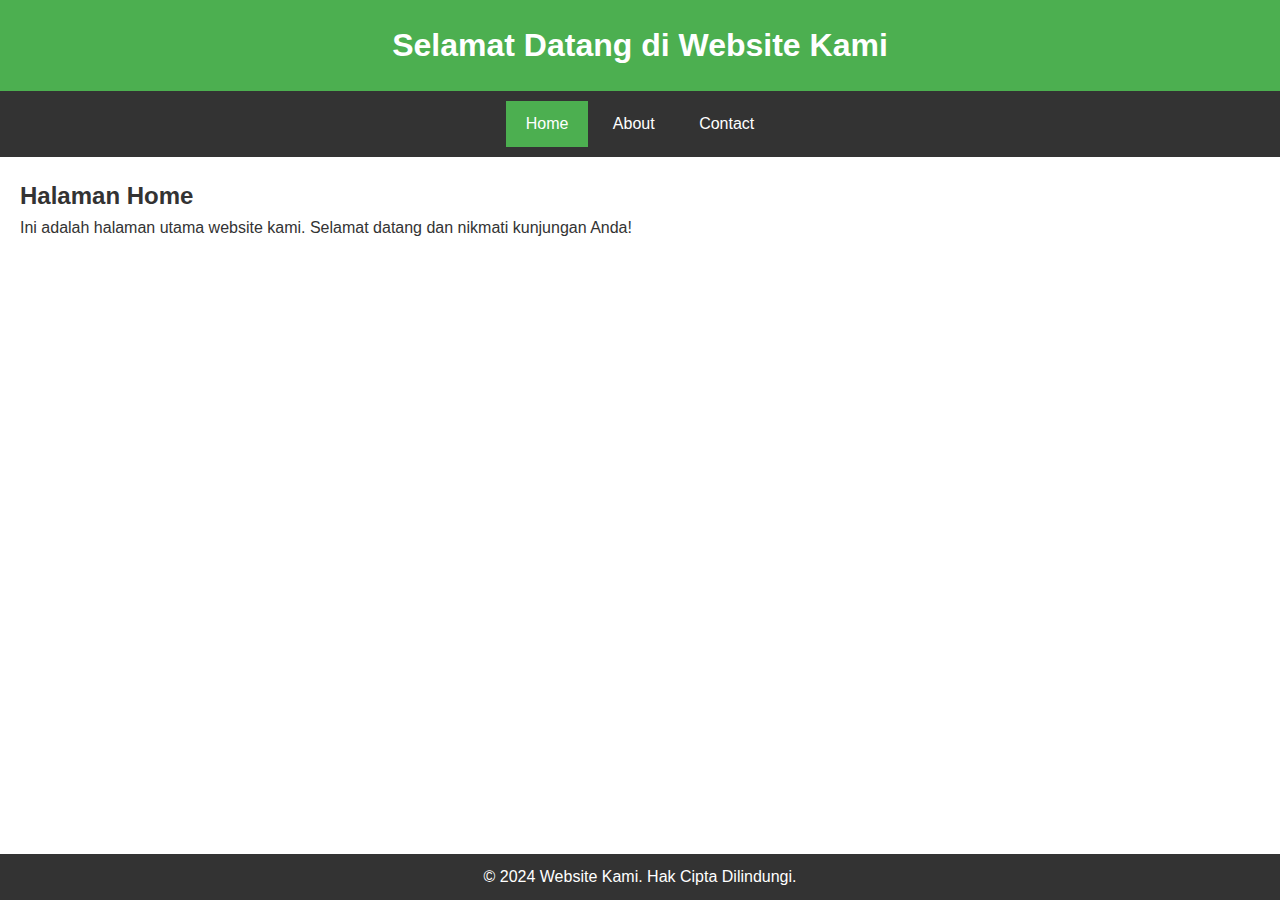
<file: Tugas #4/index.html>
<!DOCTYPE html>
<html lang="id">
<head>
    <meta charset="UTF-8">
    <meta name="viewport" content="width=device-width, initial-scale=1.0">
    <title>Home - Website Kami</title>
    <link rel="stylesheet" href="styles.css">
</head>
<body>

    <header>
        <h1>Selamat Datang di Website Kami</h1>
    </header>

    <nav>
        <a href="index.html" class="active">Home</a>
        <a href="about.html">About</a>
        <a href="contact.html">Contact</a>
    </nav>

    <main>
        <section>
            <h2>Halaman Home</h2>
            <p>Ini adalah halaman utama website kami. Selamat datang dan nikmati kunjungan Anda!</p>
        </section>
    </main>

    <footer>
        <p>&copy; 2024 Website Kami. Hak Cipta Dilindungi.</p>
    </footer>

</body>
</html>
</file>
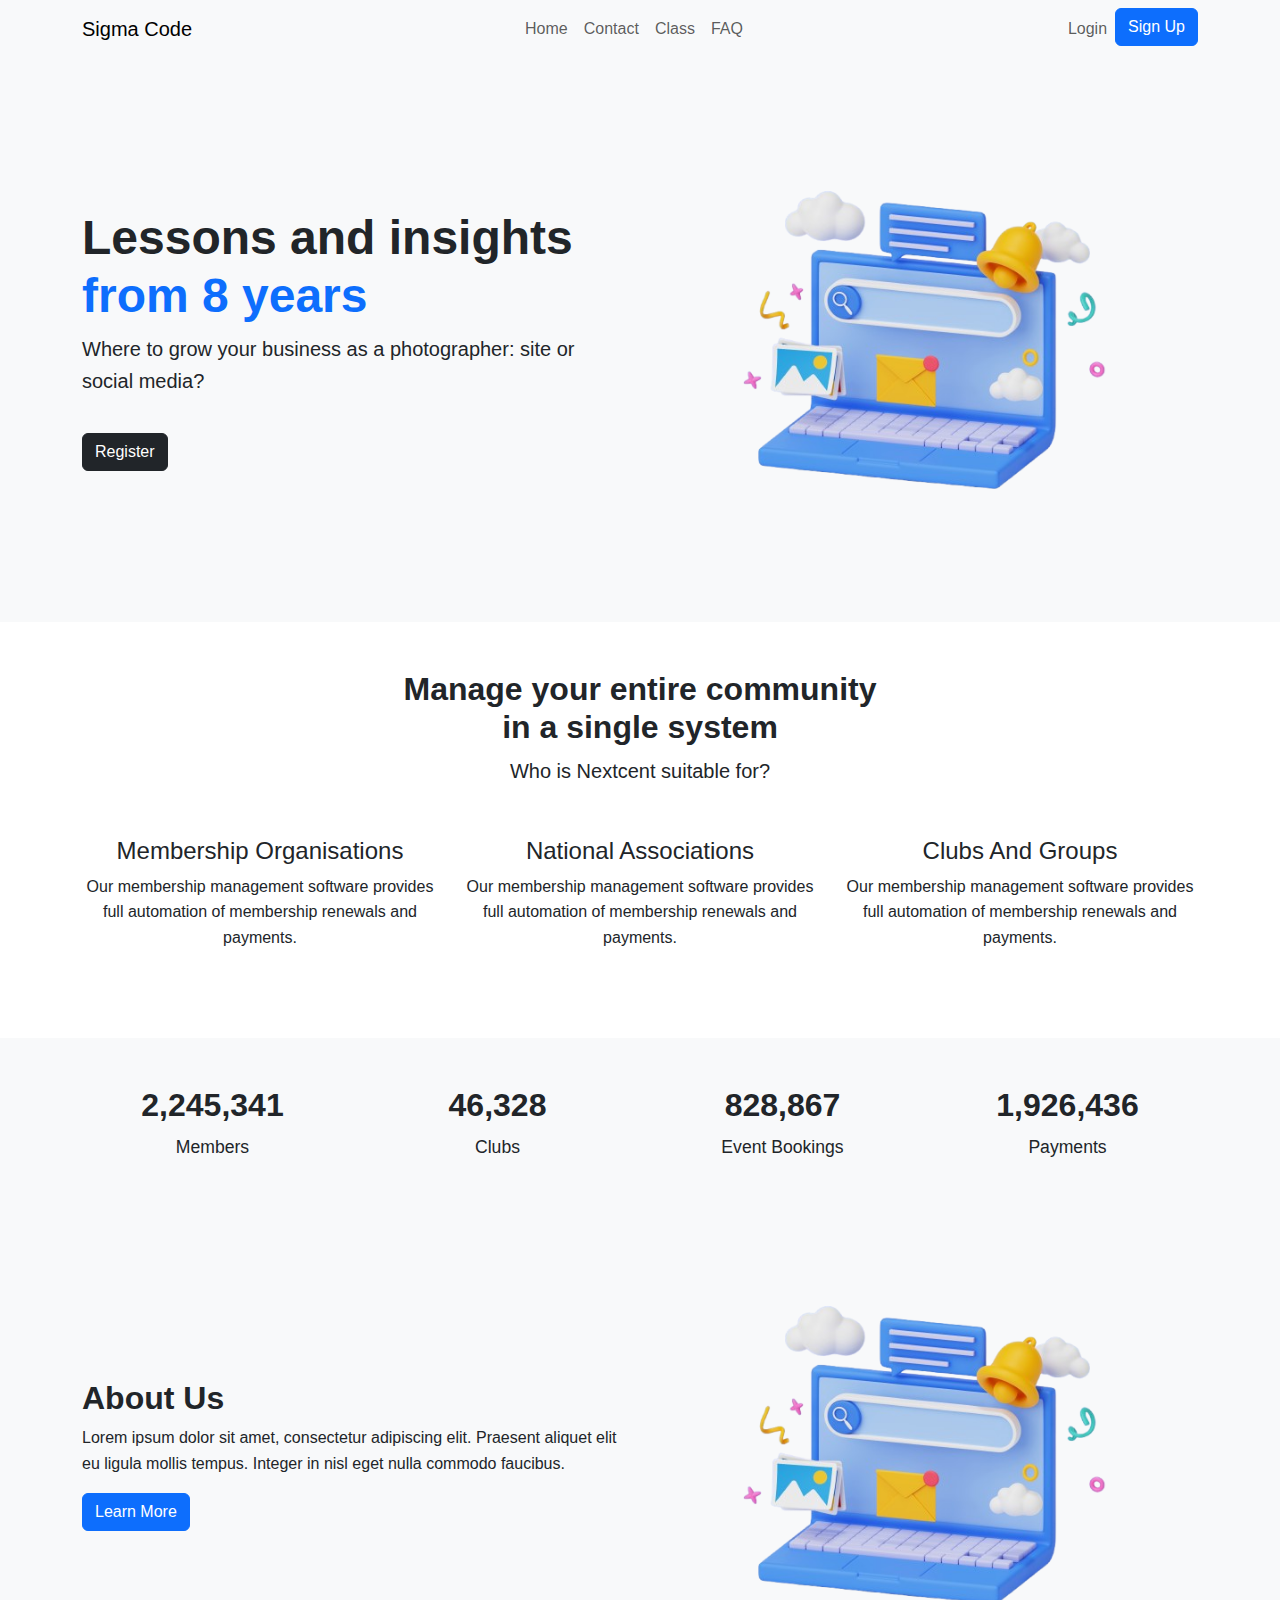
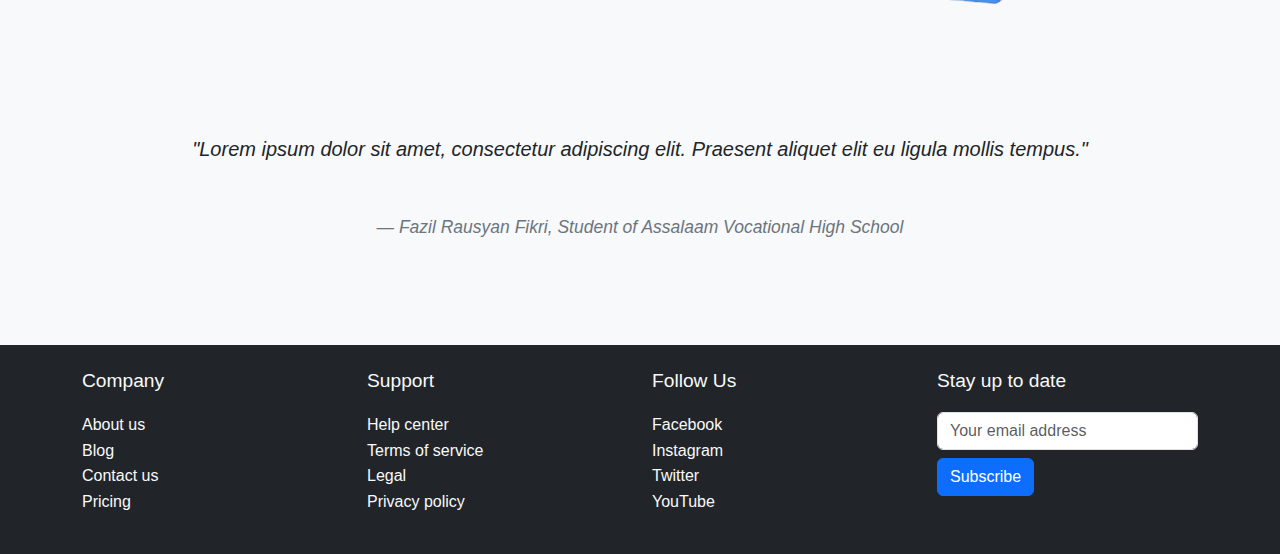
<file: Tugas #5/index.html>
<!DOCTYPE html>
<html lang="en">
<head>
    <meta charset="UTF-8">
    <meta name="viewport" content="width=device-width, initial-scale=1.0">
    <meta http-equiv="X-UA-Compatible" content="IE=edge">
    <title>Sigma Code</title>
    <link href="https://cdn.jsdelivr.net/npm/bootstrap@5.3.0-alpha1/dist/css/bootstrap.min.css" rel="stylesheet">
    <link rel="stylesheet" href="styles.css">
</head>
<body>

    <!-- Navbar -->
    <nav class="navbar navbar-expand-lg navbar-light bg-light">
        <div class="container">
            <a class="navbar-brand " href="#">Sigma Code</a>
            <button class="navbar-toggler" type="button" data-bs-toggle="collapse" data-bs-target="#navbarNav" aria-controls="navbarNav" aria-expanded="false" aria-label="Toggle navigation">
                <span class="navbar-toggler-icon"></span>
            </button>
            <div class="collapse navbar-collapse" id="navbarNav">
                <ul class="navbar-nav ms-auto">
                    <li class="nav-item"><a class="nav-link" href="#">Home</a></li>
                    <li class="nav-item"><a class="nav-link" href="#">Contact</a></li>
                    <li class="nav-item"><a class="nav-link" href="#">Class</a></li>
                    <li class="nav-item"><a class="nav-link" href="#">FAQ</a></li>
                </ul>
                <ul class="navbar-nav ms-auto">
                    <li class="nav-item"><a class="nav-link" href="#">Login</a></li>
                    <li class="nav-item"><a class="btn btn-primary" href="#">Sign Up</a></li>
                </ul>
            </div>
        </div>
    </nav>

    <!-- Hero Section -->
    <section class="hero text-center">
        <div class="container">
            <div class="row align-items-center">
                <div class="col-md-6 text-start">
                    <h1 class="display-4 fw-bold">Lessons and insights <br><span class="highlight">from  8 years</span></h1>
                    <p class="lead">Where to grow your business as a photographer: site or social media?</p>
                    <a href="#" class="btn btn-dark">Register</a>
                </div>
                <div class="col-md-6">
                    <img src="3d-model.png" alt="Hero Image" class="img-fluid">
                </div>
            </div>
        </div>
    </section>

    <!-- Features Section -->
    <section class="features py-5 text-center">
        <div class="container">
            <h2 class="fw-bold">Manage your entire community <br> in a single system</h2>
            <p class="lead mb-5">Who is Nextcent suitable for?</p>
            <div class="row">
                <div class="col-md-4">
                    <div class="feature-box">
                        <h4>Membership Organisations</h4>
                        <p>Our membership management software provides full automation of membership renewals and payments.</p>
                    </div>
                </div>
                <div class="col-md-4">
                    <div class="feature-box">
                        <h4>National Associations</h4>
                        <p>Our membership management software provides full automation of membership renewals and payments.</p>
                    </div>
                </div>
                <div class="col-md-4">
                    <div class="feature-box">
                        <h4>Clubs And Groups</h4>
                        <p>Our membership management software provides full automation of membership renewals and payments.</p>
                    </div>
                </div>
            </div>
        </div>
    </section>

    <!-- Stats Section -->
    <section class="stats bg-light py-5">
        <div class="container text-center"> 
            <div class="row">
                <div class="col-md-3">
                    <h3 class="fw-bold">2,245,341</h3>
                    <p>Members</p>
                </div>
                <div class="col-md-3">
                    <h3 class="fw-bold">46,328</h3>
                    <p>Clubs</p>
                </div>
                <div class="col-md-3">
                    <h3 class="fw-bold">828,867</h3>
                    <p>Event Bookings</p>
                </div>
                <div class="col-md-3">
                    <h3 class="fw-bold">1,926,436</h3>
                    <p>Payments</p>
                </div>
            </div>
        </div>
    </section>

    <!-- About Us Section -->
    <section class="about-us py-5">
        <div class="container">
            <div class="row align-items-center">
                <div class="col-md-6">
                    <h2>About Us</h2>
                    <p>Lorem ipsum dolor sit amet, consectetur adipiscing elit. Praesent aliquet elit eu ligula mollis tempus. Integer in nisl eget nulla commodo faucibus.</p>
                    <a href="#" class="btn btn-primary">Learn More</a>
                </div>
                <div class="col-md-6 text-center">
                    <img src="3d-model.png" alt="About Us Image" class="img-fluid">
                </div>
            </div>
        </div>
    </section>

    <!-- Testimonial Section -->
    <section class="testimonial bg-light py-5 text-center">
        <div class="container">
            <blockquote class="blockquote">
                <p class="mb-4">"Lorem ipsum dolor sit amet, consectetur adipiscing elit. Praesent aliquet elit eu ligula mollis tempus."</p>
                <footer class="blockquote-footer">Fazil Rausyan Fikri, Student of Assalaam Vocational High School</footer>
            </blockquote>
        </div>
    </section>

    <!-- Footer -->
    <footer class="py-4 bg-dark text-light">
        <div class="container">
            <div class="row">
                <div class="col-md-3">
                    <h5>Company</h5>
                    <ul class="list-unstyled">
                        <li><a href="#" class="text-light">About us</a></li>
                        <li><a href="#" class="text-light">Blog</a></li>
                        <li><a href="#" class="text-light">Contact us</a></li>
                        <li><a href="#" class="text-light">Pricing</a></li>
                    </ul>
                </div>
                <div class="col-md-3">
                    <h5>Support</h5>
                    <ul class="list-unstyled">
                        <li><a href="#" class="text-light">Help center</a></li>
                        <li><a href="#" class="text-light">Terms of service</a></li>
                        <li><a href="#" class="text-light">Legal</a></li>
                        <li><a href="#" class="text-light">Privacy policy</a></li>
                    </ul>
                </div>
                <div class="col-md-3">
                    <h5>Follow Us</h5>
                    <ul class="list-unstyled">
                        <li><a href="#" class="text-light">Facebook</a></li>
                        <li><a href="#" class="text-light">Instagram</a></li>
                        <li><a href="#" class="text-light">Twitter</a></li>
                        <li><a href="#" class="text-light">YouTube</a></li>
                    </ul>
                </div>
                <div class="col-md-3">
                    <h5>Stay up to date</h5>
                    <input type="email" class="form-control mb-2" placeholder="Your email address">
                    <button class="btn btn-primary">Subscribe</button>
                </div>
            </div>
        </div>
    </footer>

    <script src="https://cdn.jsdelivr.net/npm/bootstrap@5.3.0-alpha1/dist/js/bootstrap.bundle.min.js"></script>
</body>
</html>
</file>
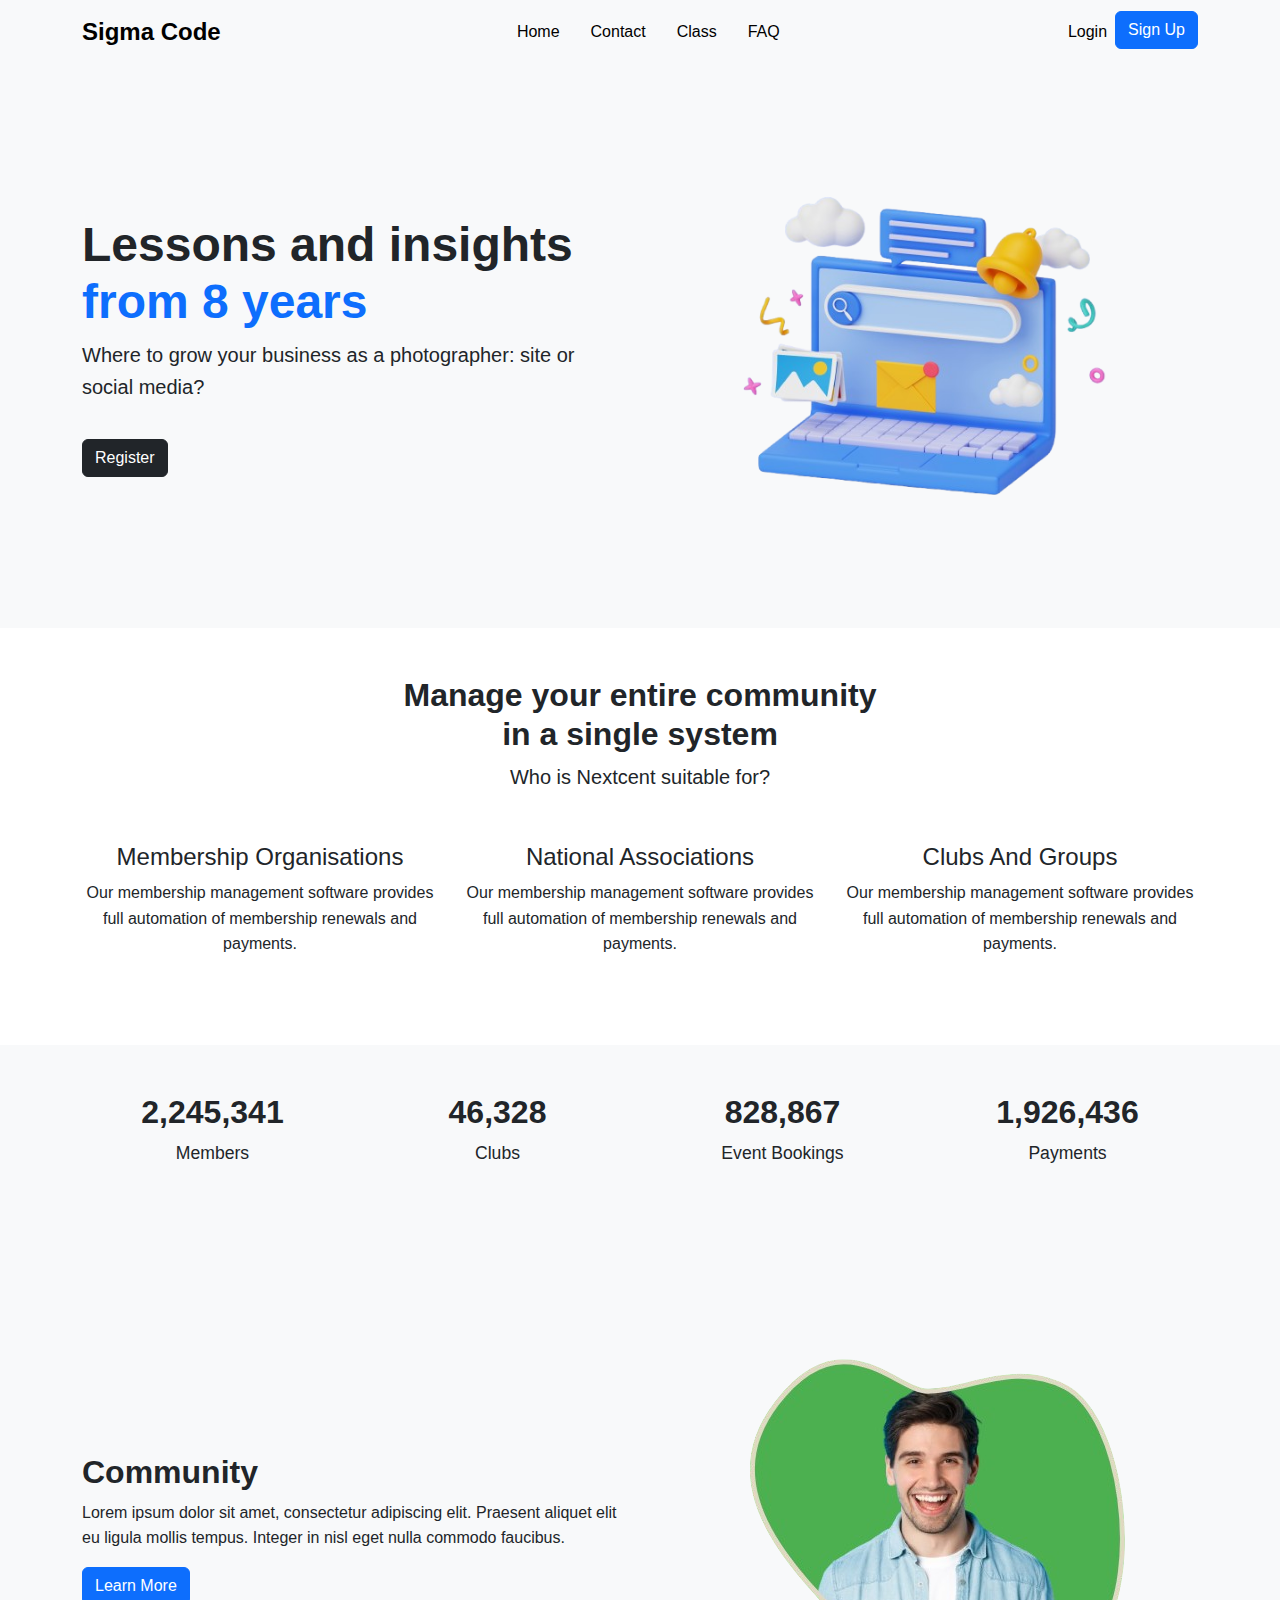
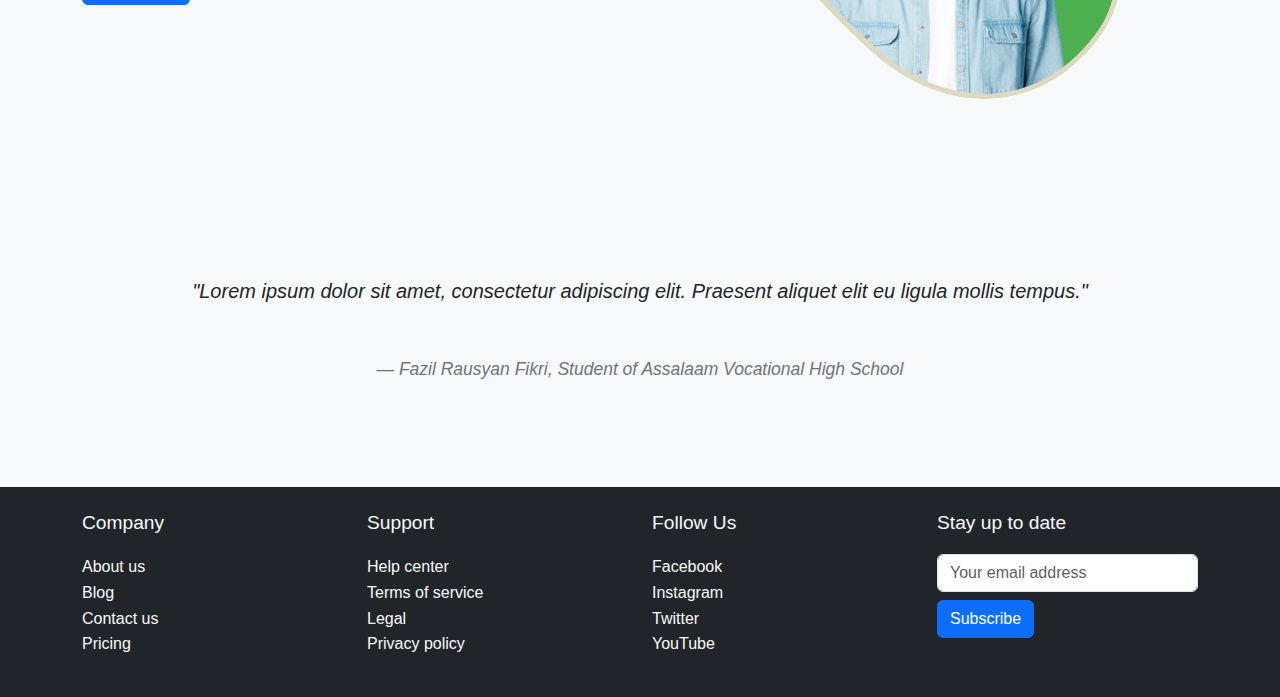
<file: Tugas #7/index.html>
<!DOCTYPE html>
<html lang="en">
<head>
    <meta charset="UTF-8">
    <meta name="viewport" content="width=device-width, initial-scale=1.0">
    <meta http-equiv="X-UA-Compatible" content="IE=edge">
    <title>Sigma Code</title>
    <link href="https://cdn.jsdelivr.net/npm/bootstrap@5.3.0-alpha1/dist/css/bootstrap.min.css" rel="stylesheet">
    <link rel="stylesheet" href="styles.css">
</head>
<body>

    <!-- Navbar -->
    <nav class="navbar navbar-expand-lg navbar-light bg-light">
        <div class="container">
            <a class="navbar-brand " href="#">Sigma Code</a>
            <button class="navbar-toggler" type="button" data-bs-toggle="collapse" data-bs-target="#navbarNav" aria-controls="navbarNav" aria-expanded="false" aria-label="Toggle navigation">
                <span class="navbar-toggler-icon"></span>
            </button>
            <div class="collapse navbar-collapse" id="navbarNav">
                <ul class="navbar-nav ms-auto">
                    <li class="nav-item"><a class="nav-link" href="#">Home</a></li>
                    <li class="nav-item"><a class="nav-link" href="contact.php">Contact</a></li>
                    <li class="nav-item"><a class="nav-link" href="#">Class</a></li>
                    <li class="nav-item"><a class="nav-link" href="#">FAQ</a></li>
                </ul>
                <ul class="navbar-nav ms-auto">
                    <li class="nav-item"><a class="nav-link" href="#">Login</a></li>
                    <li class="nav-item"><a class="btn btn-primary" href="#">Sign Up</a></li>
                </ul>
            </div>
        </div>
    </nav>

    <!-- Hero Section -->
    <section class="hero text-center">
        <div class="container">
            <div class="row align-items-center">
                <div class="col-md-6 text-start">
                    <h1 class="display-4 fw-bold">Lessons and insights <br><span class="highlight">from  8 years</span></h1>
                    <p class="lead">Where to grow your business as a photographer: site or social media?</p>
                    <a href="#" class="btn btn-dark">Register</a>
                </div>
                <div class="col-md-6">
                    <img src="3d-model.png" alt="Hero Image" class="img-fluid">
                </div>
            </div>
        </div>
    </section>

    <!-- Features Section -->
    <section class="features py-5 text-center">
        <div class="container">
            <h2 class="fw-bold">Manage your entire community <br> in a single system</h2>
            <p class="lead mb-5">Who is Nextcent suitable for?</p>
            <div class="row">
                <div class="col-md-4">
                    <div class="feature-box">
                        <h4>Membership Organisations</h4>
                        <p>Our membership management software provides full automation of membership renewals and payments.</p>
                    </div>
                </div>
                <div class="col-md-4">
                    <div class="feature-box">
                        <h4>National Associations</h4>
                        <p>Our membership management software provides full automation of membership renewals and payments.</p>
                    </div>
                </div>
                <div class="col-md-4">
                    <div class="feature-box">
                        <h4>Clubs And Groups</h4>
                        <p>Our membership management software provides full automation of membership renewals and payments.</p>
                    </div>
                </div>
            </div>
        </div>
    </section>

    <!-- Stats Section -->
    <section class="stats bg-light py-5">
        <div class="container text-center"> 
            <div class="row">
                <div class="col-md-3">
                    <h3 class="fw-bold">2,245,341</h3>
                    <p>Members</p>
                </div>
                <div class="col-md-3">
                    <h3 class="fw-bold">46,328</h3>
                    <p>Clubs</p>
                </div>
                <div class="col-md-3">
                    <h3 class="fw-bold">828,867</h3>
                    <p>Event Bookings</p>
                </div>
                <div class="col-md-3">
                    <h3 class="fw-bold">1,926,436</h3>
                    <p>Payments</p>
                </div>
            </div>
        </div>
    </section>

    <!-- About Us Section -->
    <section class="about-us py-5">
        <div class="container">
            <div class="row align-items-center">
                <div class="col-md-6">
                    <h2>Community</h2>
                    <p>Lorem ipsum dolor sit amet, consectetur adipiscing elit. Praesent aliquet elit eu ligula mollis tempus. Integer in nisl eget nulla commodo faucibus.</p>
                    <a href="#" class="btn btn-primary">Learn More</a>
                </div>
                <div class="col-md-6 text-center">
                    <img src="man.png" alt="About Us Image" class="img-fluid">
                </div>
            </div>
        </div>
    </section>

    <!-- Testimonial Section -->
    <section class="testimonial bg-light py-5 text-center">
        <div class="container">
            <blockquote class="blockquote">
                <p class="mb-4">"Lorem ipsum dolor sit amet, consectetur adipiscing elit. Praesent aliquet elit eu ligula mollis tempus."</p>
                <footer class="blockquote-footer">Fazil Rausyan Fikri, Student of Assalaam Vocational High School</footer>
            </blockquote>
        </div>
    </section>

    <!-- Footer -->
    <footer class="py-4 bg-dark text-light">
        <div class="container">
            <div class="row">
                <div class="col-md-3">
                    <h5>Company</h5>
                    <ul class="list-unstyled">
                        <li><a href="about.html" class="text-light">About us</a></li>
                        <li><a href="#" class="text-light">Blog</a></li>
                        <li><a href="#" class="text-light">Contact us</a></li>
                        <li><a href="#" class="text-light">Pricing</a></li>
                    </ul>
                </div>
                <div class="col-md-3">
                    <h5>Support</h5>
                    <ul class="list-unstyled">
                        <li><a href="#" class="text-light">Help center</a></li>
                        <li><a href="#" class="text-light">Terms of service</a></li>
                        <li><a href="#" class="text-light">Legal</a></li>
                        <li><a href="#" class="text-light">Privacy policy</a></li>
                    </ul>
                </div>
                <div class="col-md-3">
                    <h5>Follow Us</h5>
                    <ul class="list-unstyled">
                        <li><a href="#" class="text-light">Facebook</a></li>
                        <li><a href="#" class="text-light">Instagram</a></li>
                        <li><a href="#" class="text-light">Twitter</a></li>
                        <li><a href="#" class="text-light">YouTube</a></li>
                    </ul>
                </div>
                <div class="col-md-3">
                    <h5>Stay up to date</h5>
                    <input type="email" class="form-control mb-2" placeholder="Your email address">
                    <button class="btn btn-primary">Subscribe</button>
                </div>
            </div>
        </div>
    </footer>

    <script src="https://cdn.jsdelivr.net/npm/bootstrap@5.3.0-alpha1/dist/js/bootstrap.bundle.min.js"></script>
</body>
</html>
</file>
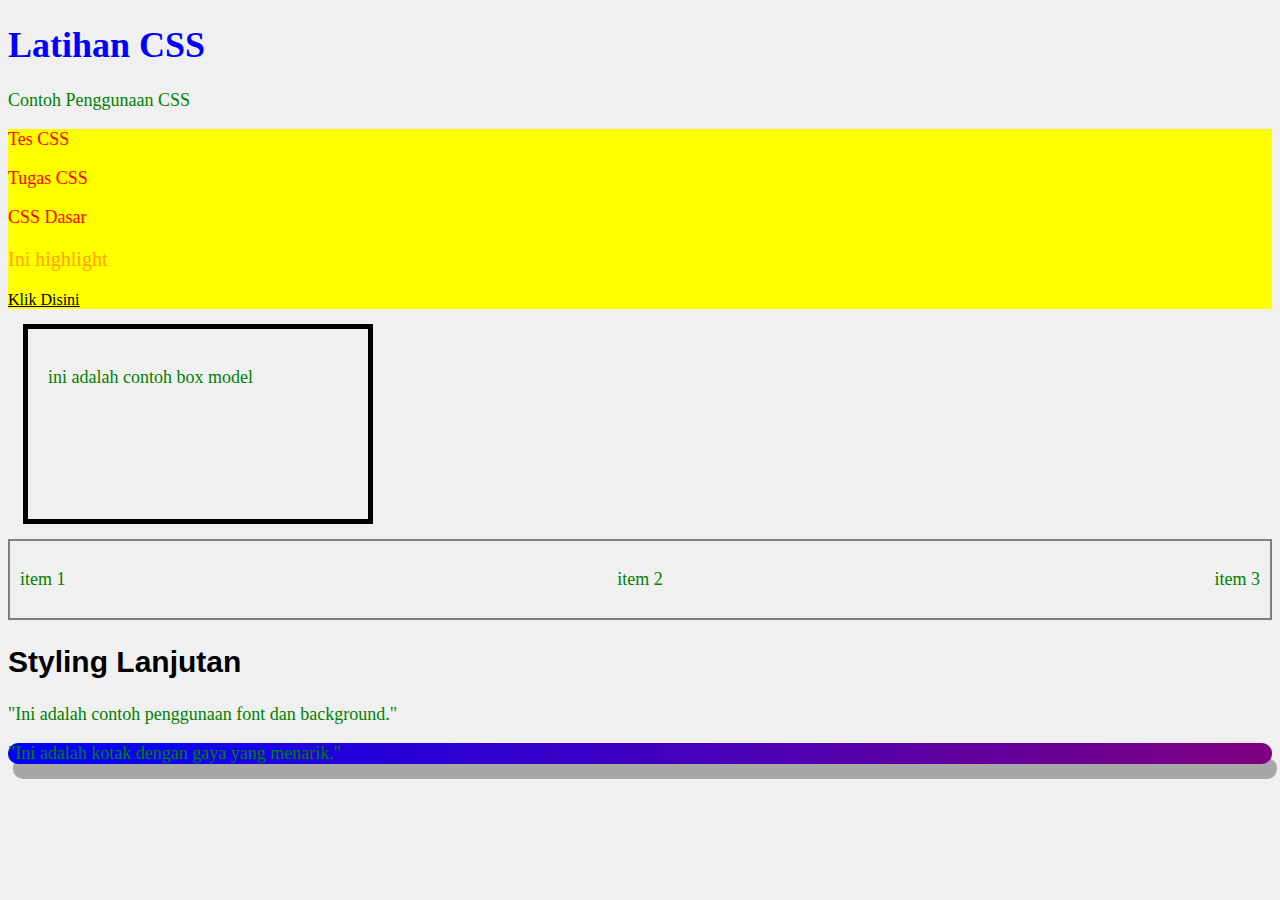
<file: Tugas #1/latihan_css.html>
<!DOCTYPE html>
<html lang="en">
<head>
    <meta charset="UTF-8">
    <meta name="viewport" content="width=device-width, initial-scale=1.0">
    <title>Tugas #1</title>
    <link rel="stylesheet" href="style.css">
    <style>
        p{
            color: green;
            font-size: 18px;
        }
    </style>
</head>
<body>
    <h1 style="color: blue; font-size: 36px;">Latihan CSS</h1>
    <p>Contoh Penggunaan CSS</p>

    <div class="container">
        <p>Tes CSS</p>
        <p>Tugas CSS</p>
        <p>CSS Dasar</p>
        <p id="highlight">Ini highlight</p>
        <a href="">Klik Disini</a>
    </div>

    <div id="boxModel">
        <p>ini adalah contoh box model</p>
    </div>

    <div class="flex-container">
        <div class="item 1"><p>item 1</p></div>
        <div class="item 2"><p>item 2</p></div>
        <div class="item 3"><p>item 3</p></div>
    </div>

    <h2>Styling Lanjutan</h2>
    <p>"Ini adalah contoh penggunaan font dan background."</p>

    <div class="advanced-style">
        <p>"Ini adalah kotak dengan gaya yang menarik."</p>
    </div>
</body>
</html>
</file>
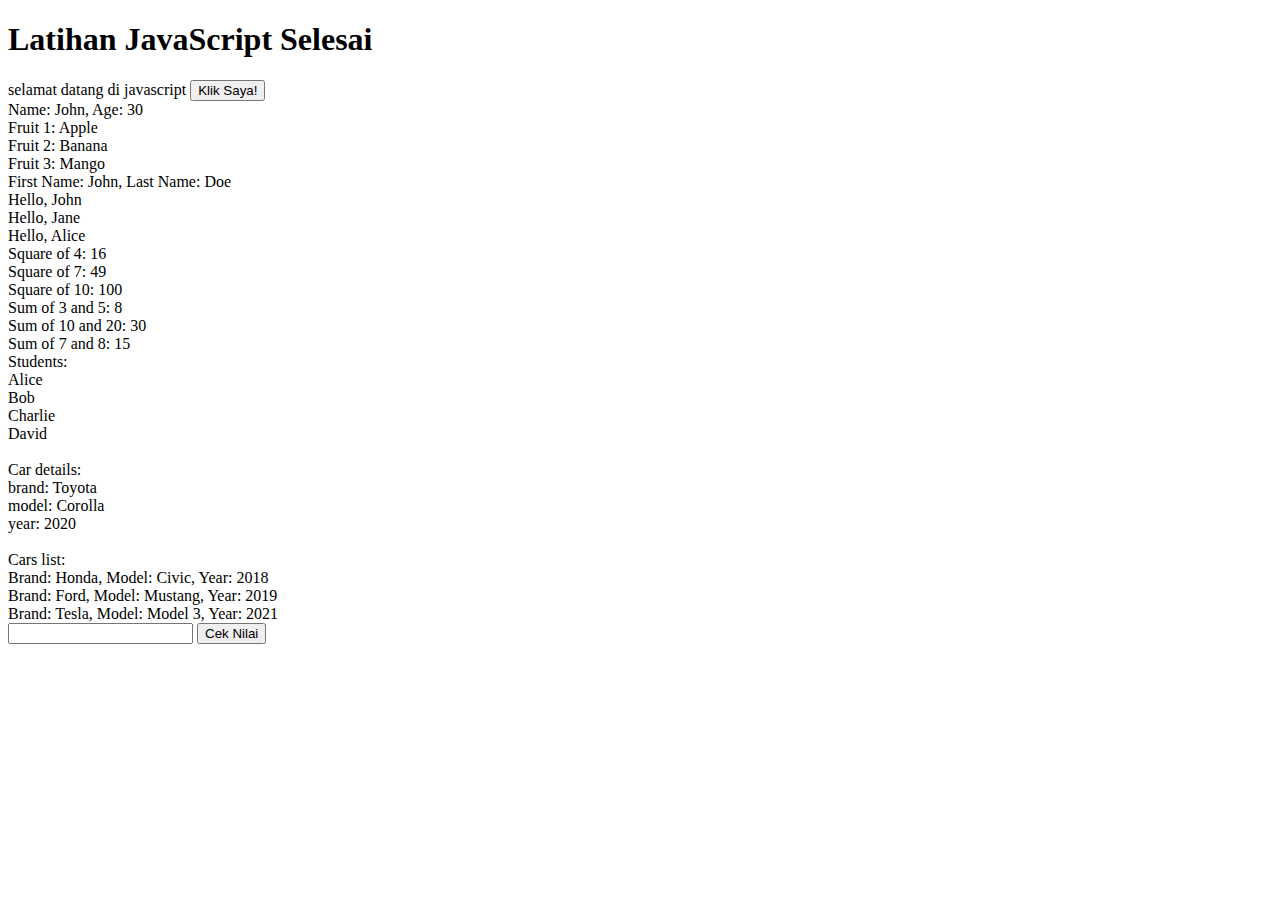
<file: Tugas #2/latihan_js.html>
<!DOCTYPE html>
<html lang="en">
<head>
    <meta charset="UTF-8">
    <meta name="viewport" content="width=device-width, initial-scale=1.0">
    <title>Document</title>
</head>
<body>
    <h1>Latihan JavaScript</h1>
    <script>
        document.write('selamat datang di javascript');
    </script>

    <button onclick="alert('Hello World')">Klik Saya!</button>
    <div class="" id="output"></div>
    
    <input type="number" name="" id="userInput">
    <button onclick="cekNilai()">Cek Nilai</button>
   

</div>
</body>
</html>

<script src="script.js"></script>
</file>
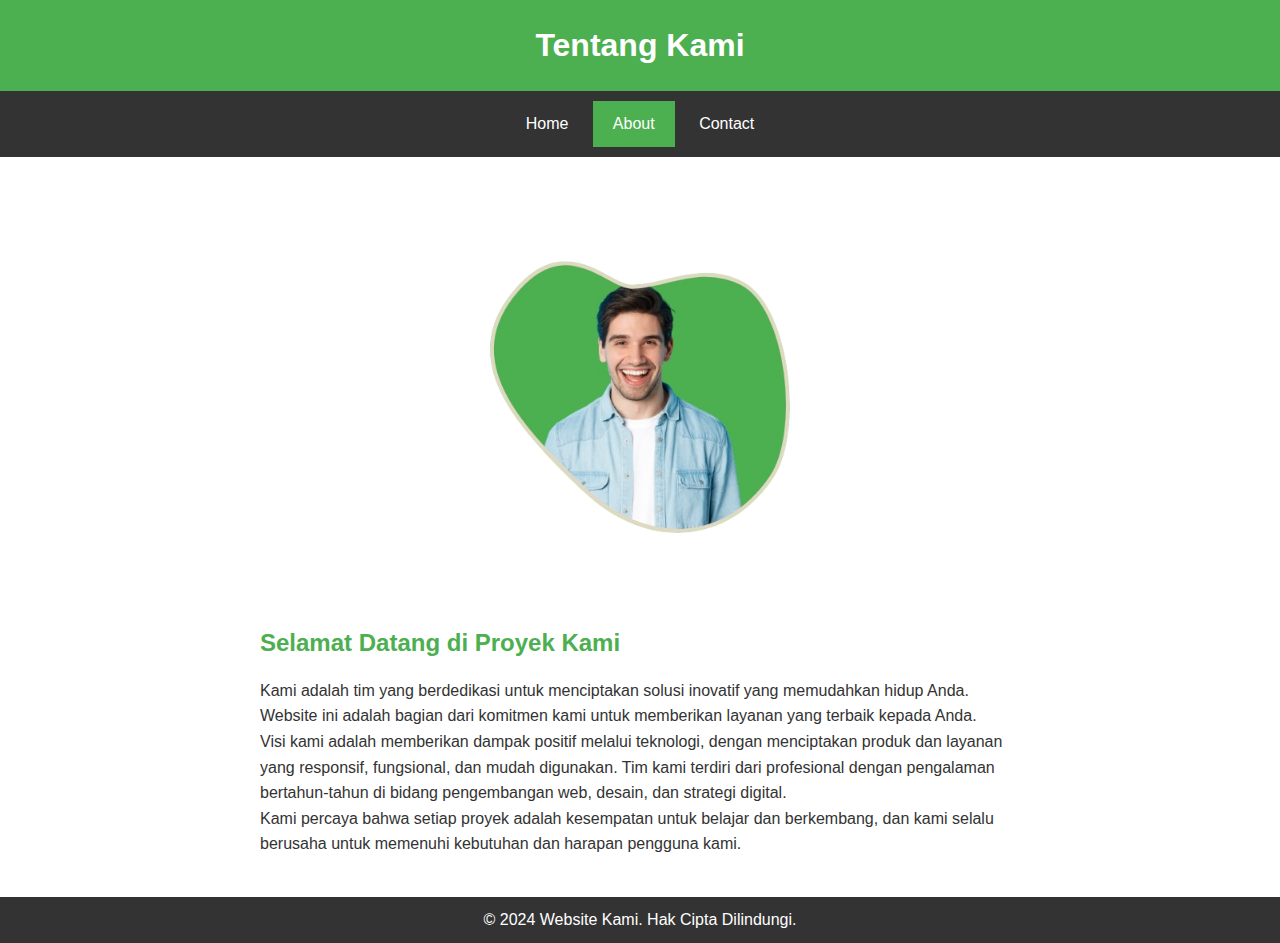
<file: Tugas #4/about.html>
<!DOCTYPE html>
<html lang="id">
<head>
    <meta charset="UTF-8">
    <meta name="viewport" content="width=device-width, initial-scale=1.0">
    <title>About - Website Kami</title>
    <link rel="stylesheet" href="styles.css">
</head>
<body>

    <header>
        <h1>Tentang Kami</h1>
    </header>

    <nav>
        <a href="index.html">Home</a>
        <a href="about.html" class="active">About</a>
        <a href="contact.html">Contact</a>
    </nav>

    <main class="about-container">
        <section class="about-content">
            <img src="man.png" alt="Tentang Kami" class="about-image">
            <div class="about-text">
                <h2>Selamat Datang di Proyek Kami</h2>
                <p>
                    Kami adalah tim yang berdedikasi untuk menciptakan solusi inovatif yang memudahkan hidup Anda. 
                    Website ini adalah bagian dari komitmen kami untuk memberikan layanan yang terbaik kepada Anda.
                </p>
                <p>
                    Visi kami adalah memberikan dampak positif melalui teknologi, dengan menciptakan produk dan layanan 
                    yang responsif, fungsional, dan mudah digunakan. Tim kami terdiri dari profesional dengan pengalaman 
                    bertahun-tahun di bidang pengembangan web, desain, dan strategi digital.
                </p>
                <p>
                    Kami percaya bahwa setiap proyek adalah kesempatan untuk belajar dan berkembang, dan kami selalu 
                    berusaha untuk memenuhi kebutuhan dan harapan pengguna kami.
                </p>
            </div>
        </section>
    </main>

    <footer>
        <p>&copy; 2024 Website Kami. Hak Cipta Dilindungi.</p>
    </footer>

</body>
</html>
</file>
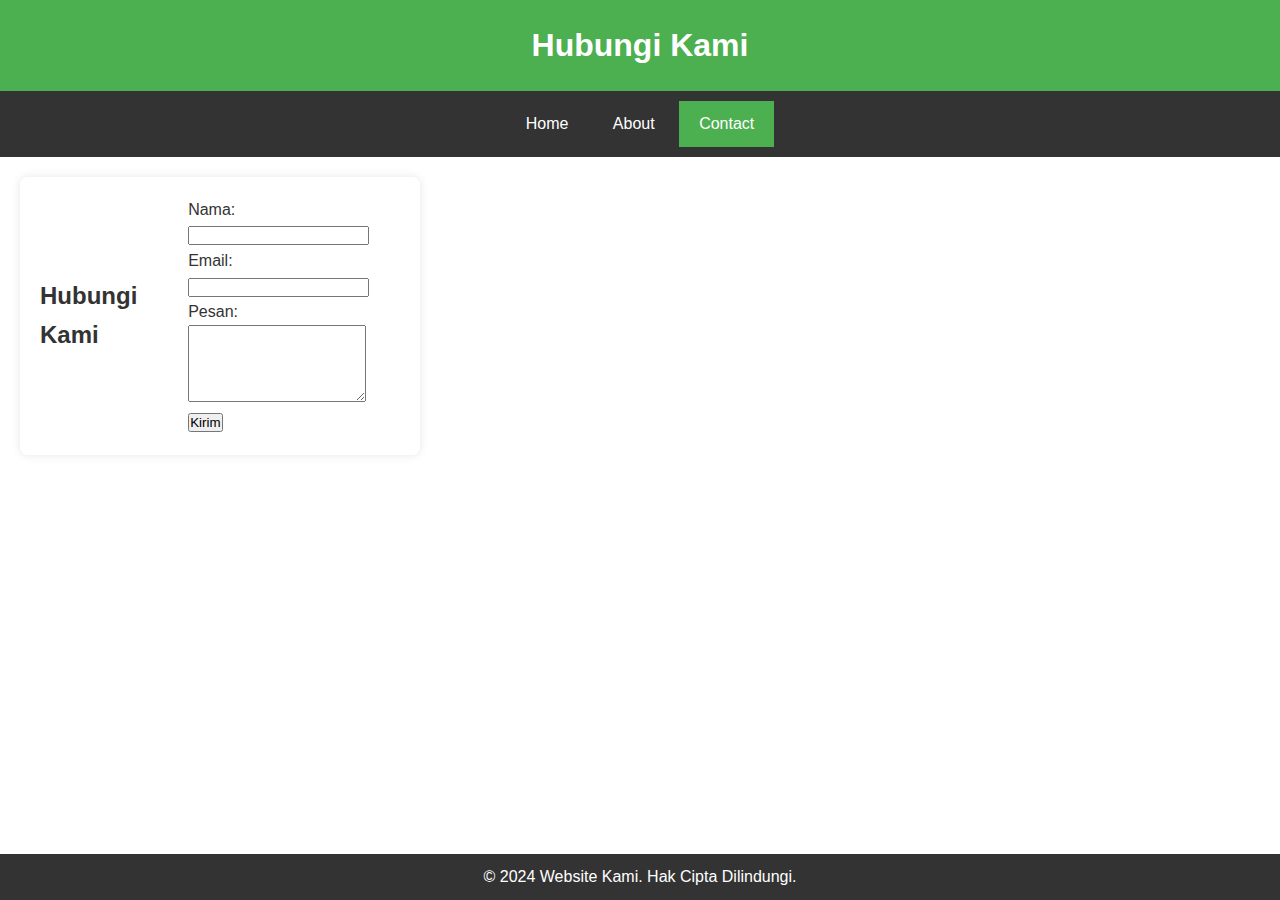
<file: Tugas #4/contact.html>
<!DOCTYPE html>
<html lang="id">
<head>
    <meta charset="UTF-8">
    <meta name="viewport" content="width=device-width, initial-scale=1.0">
    <title>Contact - Website Kami</title>
    <link rel="stylesheet" href="styles.css">
</head>
<body>

    <header>
        <h1>Hubungi Kami</h1>
    </header>

    <nav>
        <a href="index.html">Home</a>
        <a href="about.html">About</a>
        <a href="contact.html" class="active">Contact</a>
    </nav>

    <main>
        <div class="contact-form">
            <h2>Hubungi Kami</h2>
            <form action="#" method="POST" onsubmit="return validateForm()">
                <div class="form-group">
                    <label for="name">Nama:</label>
                    <input type="text" id="name" name="name" required>
                </div>
                <div class="form-group">
                    <label for="email">Email:</label>
                    <input type="email" id="email" name="email" required>
                </div>
                <div class="form-group">
                    <label for="message">Pesan:</label>
                    <textarea id="message" name="message" rows="5" required></textarea>
                </div>
                <button type="submit">Kirim</button>
            </form>
        </div>
    </main>

    <footer>
        <p>&copy; 2024 Website Kami. Hak Cipta Dilindungi.</p>
    </footer>

    <script src="script.js"></script>

</body>
</html>
</file>
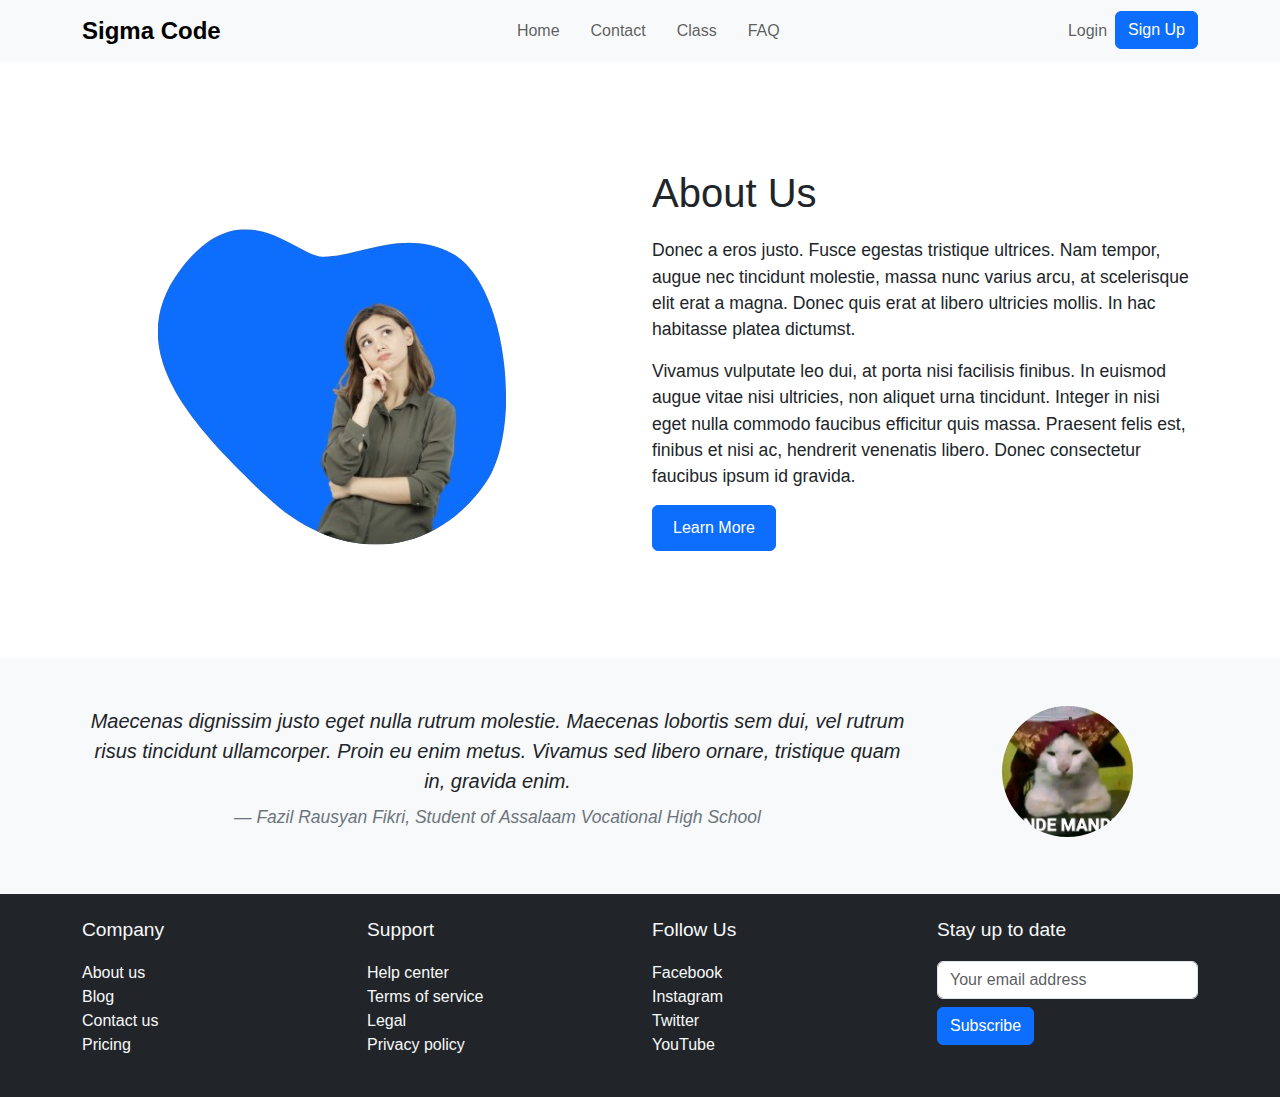
<file: Tugas #7/about.html>
<!DOCTYPE html>
<html lang="en">
<head>
    <meta charset="UTF-8">
    <meta name="viewport" content="width=device-width, initial-scale=1.0">
    <title>About Us - Sigma Code</title>
    <!-- Bootstrap CSS -->
    <link href="https://cdn.jsdelivr.net/npm/bootstrap@5.3.0-alpha1/dist/css/bootstrap.min.css" rel="stylesheet">
    <!-- Custom CSS -->
    <link rel="stylesheet" href="about.css">
</head>
<body>
<!-- Navbar -->
<nav class="navbar navbar-expand-lg navbar-light bg-light">
    <div class="container">
        <a class="navbar-brand " href="#">Sigma Code</a>
        <button class="navbar-toggler" type="button" data-bs-toggle="collapse" data-bs-target="#navbarNav" aria-controls="navbarNav" aria-expanded="false" aria-label="Toggle navigation">
            <span class="navbar-toggler-icon"></span>
        </button>
        <div class="collapse navbar-collapse" id="navbarNav">
            <ul class="navbar-nav ms-auto">
                <li class="nav-item"><a class="nav-link" href="index.html">Home</a></li>
                <li class="nav-item"><a class="nav-link" href="#">Contact</a></li>
                <li class="nav-item"><a class="nav-link" href="#">Class</a></li>
                <li class="nav-item"><a class="nav-link" href="#">FAQ</a></li>
            </ul>
            <ul class="navbar-nav ms-auto">
                <li class="nav-item"><a class="nav-link" href="#">Login</a></li>
                <li class="nav-item"><a class="btn btn-primary" href="#">Sign Up</a></li>
            </ul>
        </div>
    </div>
</nav>
    <!-- About Us Section -->
    <section class="about-us py-5">
        <div class="container">
            <div class="row align-items-center">
                <div class="col-md-6">
                    <img src="model-girl.png" alt="About Us" class="img-fluid">
                </div>
                <div class="col-md-6">
                    <h2>About Us</h2>
                    <p>Donec a eros justo. Fusce egestas tristique ultrices. Nam tempor, augue nec tincidunt molestie, massa nunc varius arcu, at scelerisque elit erat a magna. Donec quis erat at libero ultricies mollis. In hac habitasse platea dictumst.</p>
                    <p>Vivamus vulputate leo dui, at porta nisi facilisis finibus. In euismod augue vitae nisi ultricies, non aliquet urna tincidunt. Integer in nisi eget nulla commodo faucibus efficitur quis massa. Praesent felis est, finibus et nisi ac, hendrerit venenatis libero. Donec consectetur faucibus ipsum id gravida.</p>
                    <a href="#" class="btn btn-primary">Learn More</a>
                </div>
            </div>
        </div>
    </section>

    <!-- Testimonial Section -->
    <section class="testimonial py-5">
        <div class="container">
            <div class="row">
                <div class="col-md-9 mx-auto">
                    <blockquote class="blockquote text-center">
                        <p class="mb-0">Maecenas dignissim justo eget nulla rutrum molestie. Maecenas lobortis sem dui, vel rutrum risus tincidunt ullamcorper. Proin eu enim metus. Vivamus sed libero ornare, tristique quam in, gravida enim.</p>
                        <footer class="blockquote-footer mt-2">Fazil Rausyan Fikri, <cite title="Source Title">Student of Assalaam Vocational High School</cite></footer>
                    </blockquote>
                </div>
                <div class="col-md-3 text-center">
                    <img src="onde.jpg" alt="Testimonial" class="img-fluid rounded-circle">
                </div>
            </div>
        </div>
    </section>

    <!-- Footer -->
      <!-- Footer -->
      <footer class="py-4 bg-dark text-light">
        <div class="container">
            <div class="row">
                <div class="col-md-3">
                    <h5>Company</h5>
                    <ul class="list-unstyled">
                        <li><a href="#" class="text-light">About us</a></li>
                        <li><a href="#" class="text-light">Blog</a></li>
                        <li><a href="#" class="text-light">Contact us</a></li>
                        <li><a href="#" class="text-light">Pricing</a></li>
                    </ul>
                </div>
                <div class="col-md-3">
                    <h5>Support</h5>
                    <ul class="list-unstyled">
                        <li><a href="#" class="text-light">Help center</a></li>
                        <li><a href="#" class="text-light">Terms of service</a></li>
                        <li><a href="#" class="text-light">Legal</a></li>
                        <li><a href="#" class="text-light">Privacy policy</a></li>
                    </ul>
                </div>
                <div class="col-md-3">
                    <h5>Follow Us</h5>
                    <ul class="list-unstyled">
                        <li><a href="#" class="text-light">Facebook</a></li>
                        <li><a href="#" class="text-light">Instagram</a></li>
                        <li><a href="#" class="text-light">Twitter</a></li>
                        <li><a href="#" class="text-light">YouTube</a></li>
                    </ul>
                </div>
                <div class="col-md-3">
                    <h5>Stay up to date</h5>
                    <input type="email" class="form-control mb-2" placeholder="Your email address">
                    <button class="btn btn-primary">Subscribe</button>
                </div>
            </div>
        </div>
    </footer>

    <!-- Bootstrap JS -->
    <script src="https://cdn.jsdelivr.net/npm/bootstrap@5.3.0-alpha1/dist/js/bootstrap.bundle.min.js"></script>
</body>
</html>
</file>
<file: Tugas #5/styles.css>
body {
    font-family: 'Arial', sans-serif;
    line-height: 1.6;
}

/* Navbar */
.navbar {
    background-color: #f8f9fa;
}

/* Hero Section */
.hero {
    background-color: #f8f9fa;
    padding: 100px 0;
}

.hero h1 {
    font-size: 3rem;
    font-weight: bold;
}

.hero .highlight {
    color: #0d6efd;
}

.hero img {
    max-width: 100%;
    height: auto;
}

.hero .btn {
    margin-top: 20px;
}

/* Features Section */
.features h2 {
    font-weight: bold;
}

.features .row {
    margin-top: 50px;
}

.feature-box {
    margin-bottom: 40px;
}

/* Stats Section */
.stats h3 {
    font-size: 2rem;
    font-weight: bold;
}

.stats p {
    font-size: 1.1rem;
}

/* About Us Section */
.about-us {
    background-color: #f8f9fa;
}

.about-us h2 {
    font-weight: bold;
}

.about-us img {
    max-width: 100%;
    height: auto;
}

/* Testimonial Section */
.testimonial {
    background-color: #f8f9fa;
}

.testimonial blockquote {
    font-size: 1.25rem;
    font-style: italic;
}

/* Footer */
footer {
    padding: 40px 0;
}

footer h5 {
    font-size: 1.2rem;
    margin-bottom: 20px;
}

footer a {
    text-decoration: none;
}

footer input[type="email"] {
    margin-bottom: 10px;
}
</file>
<file: Tugas #7/styles.css>
body {
    font-family: 'Arial', sans-serif;
    line-height: 1.6;
}

/* Navbar */
.navbar {
    background-color: #f8f9fa;
}
/* Navbar */
.navbar-brand {
    font-weight: bold;
    font-size: 1.5rem;
}

.navbar-nav .nav-link {
    margin-left: 15px;
    color: #000000;
}

/* Hero Section */
.hero {
    background-color: #f8f9fa;
    padding: 100px 0;
}

.hero h1 {
    font-size: 3rem;
    font-weight: bold;
}

.hero .highlight {
    color: #0d6efd;
}

.hero img {
    max-width: 100%;
    height: auto;
}

.hero .btn {
    margin-top: 20px;
}

/* Features Section */
.features h2 {
    font-weight: bold;
}

.features .row {
    margin-top: 50px;
}

.feature-box {
    margin-bottom: 40px;
}

/* Stats Section */
.stats h3 {
    font-size: 2rem;
    font-weight: bold;
}

.stats p {
    font-size: 1.1rem;
}

/* About Us Section */
.about-us {
    background-color: #f8f9fa;
}

.about-us h2 {
    font-weight: bold;
}

.about-us img {
    max-width: 100%;
    height: auto;
}

/* Testimonial Section */
.testimonial {
    background-color: #f8f9fa;
}

.testimonial blockquote {
    font-size: 1.25rem;
    font-style: italic;
}

/* Footer */
footer {
    padding: 40px 0;
}

footer h5 {
    font-size: 1.2rem;
    margin-bottom: 20px;
}

footer a {
    text-decoration: none;
}

footer input[type="email"] {
    margin-bottom: 10px;
}
</file>
<file: Tugas #1/style.css>
body{
    background-color: #f0f0f0;
}

.container{
    background-color: yellow;
}

.container p{
    color: red;
}

#highlight{
    color: orange;
    font-size: 20px;
}

a{
    color: black;
}

a:hover{
 color: blue;
}

#boxModel{
    width: 300px;
    height: 150px;
    padding: 20px;
    border: 5px solid black;
    margin: 15px;
}

.flex-container{
    display: flex;
    justify-content: space-between;
    align-items: center;
    padding: 10px;
    border:  2px solid grey;
}

h2{
    font-family: Arial;
    font-size: 30px;
    font-weight: bolder;
}

.container p{
    background-image: url(https://kinsta.com/wp-content/uploads/2018/04/what-is-github-1-1-1024x512.png);
    background-size: cover;
    background-repeat: no-repeat;
}

.advanced-style{
    border-radius: 10px;
    box-shadow: 5px 15px rgba(0, 0, 0, 0.3);
    background: linear-gradient(to right, blue, purple);
}

@media (max-width: 600px) {
    .flex-container {
        flex-direction: column;
    }
}

@media only screen and (max-width: 600px) {
    h2 {
        font-size: 24px;
    }

    body {
        background-color: red;
    }
}
</file>
<file: Tugas #7/about.css>
/* Global Styles */
body {
    font-family: 'Arial', sans-serif;
}

/* Navbar */
.navbar-brand {
    font-weight: bold;
    font-size: 1.5rem;
}

.navbar-nav .nav-link {
    margin-left: 15px;
}


/* About Us Section */
.about-us img {
    max-width: 100%;
    height: auto;
}

.about-us h2 {
    font-size: 2.5rem;
    margin-bottom: 20px;
}

.about-us p {
    font-size: 1.1rem;
    margin-bottom: 15px;
}

.about-us .btn-primary {
    padding: 10px 20px;
}

/* Testimonial Section */
.testimonial {
    background-color: #f8f9fa;
    padding: 40px 0;
}
.testimonial .img-fluid{
    max-width: 50%;
    height: auto;
}
.testimonial blockquote {
    font-size: 1.25rem;
    font-style: italic;
}

/* Footer */
footer h5 {
    font-size: 1.2rem;
    margin-bottom: 20px;
}

footer a {
    text-decoration: none;
    color: #ffffff;
}

footer input[type="email"] {
    margin-bottom: 10px;
}
</file>
<file: Tugas #4/styles.css>
/* Resetting default browser styles */
* {
    margin: 0;
    padding: 0;
    box-sizing: border-box;
}

body {
    font-family: Arial, sans-serif;
    line-height: 1.6;
    background-color: #f4f4f4;
    color: #333;
    display: flex;
    flex-direction: column;
    min-height: 100vh;
}

header {
    background-color: #4CAF50;
    color: white;
    padding: 20px;
    text-align: center;
}

nav {
    background-color: #333;
    text-align: center;
    padding: 10px;
}

nav a {
    color: white;
    padding: 10px 20px;
    text-decoration: none;
    display: inline-block;
}

nav a:hover {
    background-color: #575757;
}

nav a.active {
    background-color: #4CAF50;
}

main {
    flex: 1;
    padding: 20px;
    background-color: #fff;
}

footer {
    background-color: #333;
    color: white;
    text-align: center;
    padding: 10px;
    margin-top: auto;
}

.contact-form, .about-container {
    display: flex;
    justify-content: center;
    align-items: center;
    padding: 20px;
}

.contact-form {
    background-color: white;
    padding: 20px;
    border-radius: 8px;
    box-shadow: 0 0 10px rgba(0, 0, 0, 0.1);
    max-width: 400px;
    width: 100%;
}

.about-container {
    flex-direction: column;
}

.about-content {
    max-width: 800px;
    width: 100%;
    text-align: center;
    padding: 20px;
}

.about-image {
    width: 100%;
    max-width: 400px;
    border-radius: 8px;
    margin-bottom: 20px;
}

.about-text h2 {
    margin-bottom: 15px;
    color: #4CAF50;
}

@media (min-width: 768px) {
    .about-content {
        flex-direction: row;
        align-items: flex-start;
    }

    .about-image {
        margin-right: 20px;
    }

    .about-text {
        text-align: left;
    }
}
</file>
